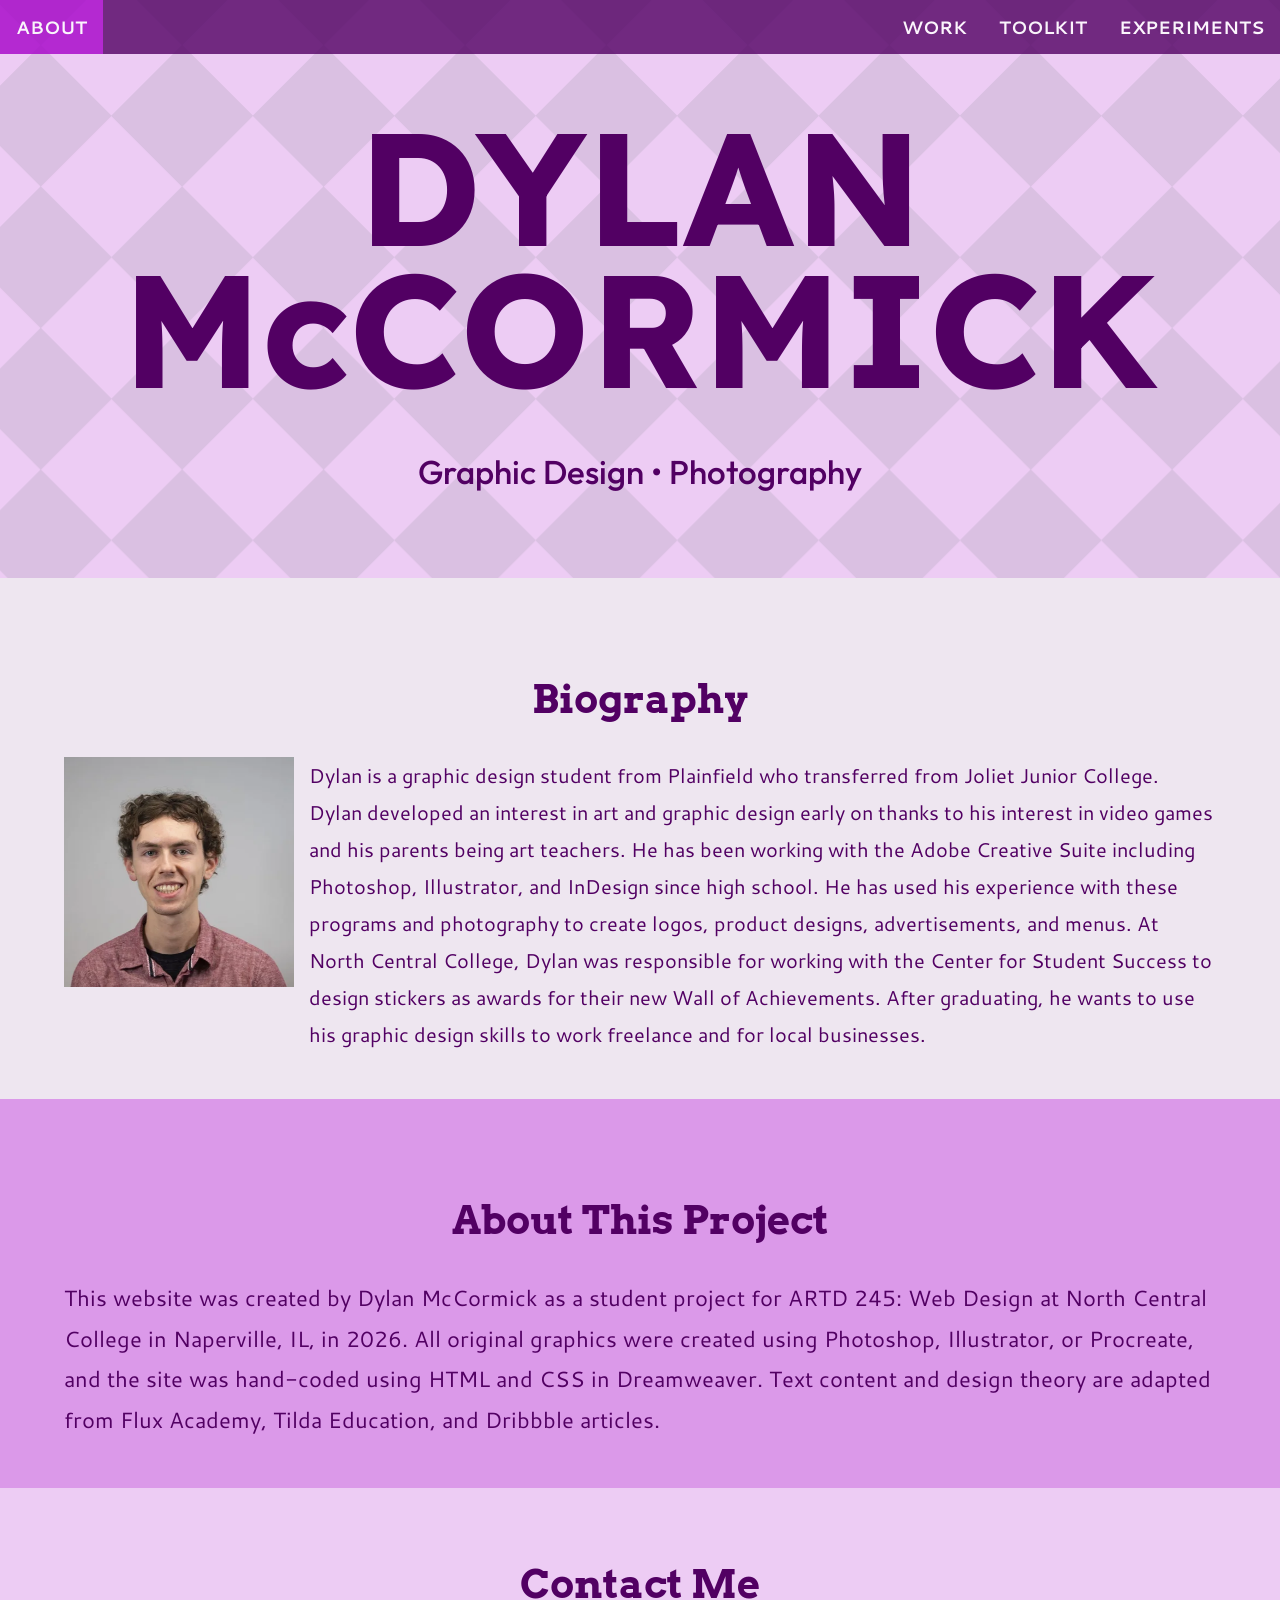
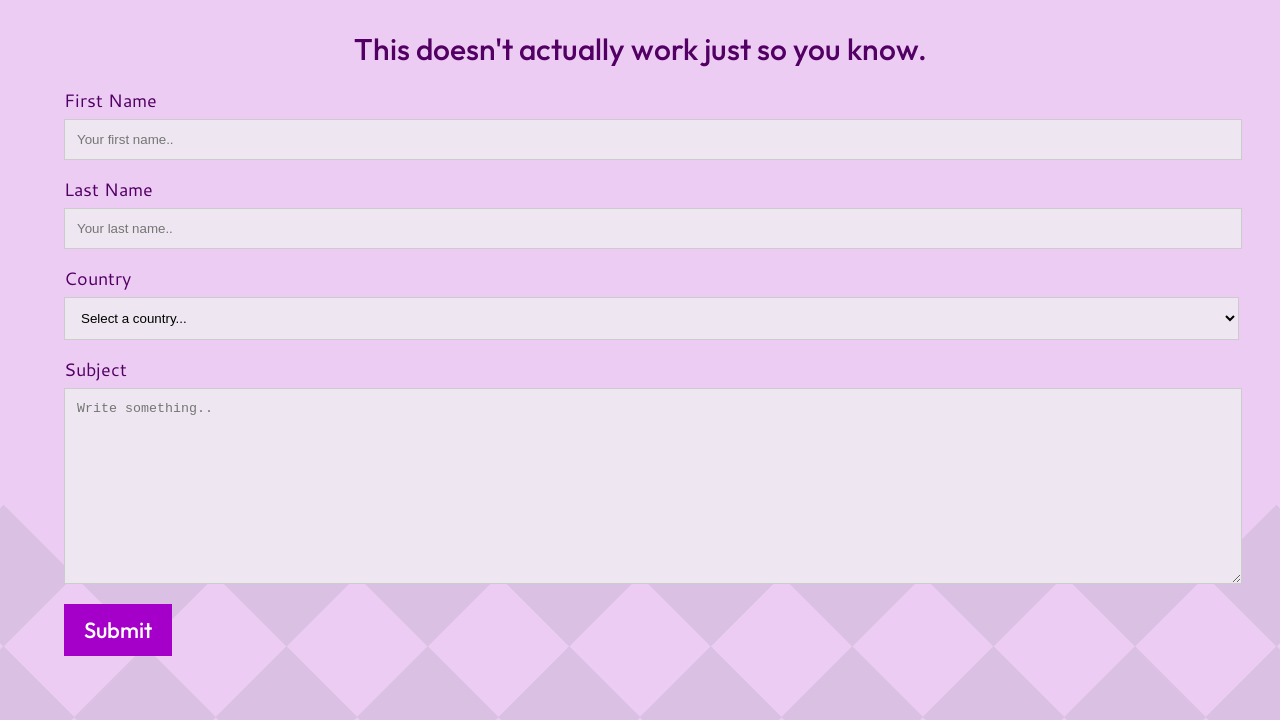
<file: index.html>
<!doctype html>
<html>
<head>
<meta charset="UTF-8">
<title>My Web Design Manifesto</title>
	
<link href="style.css" rel="stylesheet" type="text/css">
<link rel="preconnect" href="https://fonts.googleapis.com">
<link rel="preconnect" href="https://fonts.gstatic.com" crossorigin>
<link href="https://fonts.googleapis.com/css2?family=Arvo:ital,wght@0,400;0,700;1,400;1,700&family=Cantarell:ital,wght@0,400;0,700;1,400;1,700&family=Lexend:wght@100..900&family=Montserrat:ital,wght@0,100..900;1,100..900&family=Outfit:wght@100..900&family=Roboto:ital,wght@0,100..900;1,100..900&display=swap" rel="stylesheet">
</head>

<body>
	<ul class="topnav">
  <li><a class="active" href="index.html"><strong>ABOUT</strong></a></li>
  <li class="right"><a href="experiments.html"><strong>EXPERIMENTS</strong></a></li>
  <li class="right"><a href="toolkit.html"><strong>TOOLKIT</strong></a></li>
  <li class="right"><a href="work.html"><strong>WORK</strong></a></li>
</ul>
	
	<!--Hero Section-->
<section style="background-image: url('images/backgroundheader.png'); padding-bottom: 5%">
	<h1><span class="manifesto">DYLAN McCORMICK</span></h1>
		<h3 class="define">Graphic Design &#8226 Photography</h3>
</section>
	
<!--Biography Section-->
<section style="overflow: auto; background-color:#EEE6F0" id="bioSection">
<h2>Biography</h2>
  <article>
	<img class="imageleft" src="images/portrait.png" width="20%" alt=""/>
	<p class="bio">Dylan is a graphic design student from Plainfield who transferred from Joliet Junior College. Dylan developed an interest in art and graphic design early on thanks to his interest in video games and his parents being art teachers. He has been working with the Adobe Creative Suite including Photoshop, Illustrator, and InDesign since high school. He has used his experience with these programs and photography to create logos, product designs, advertisements, and menus. At North Central College, Dylan was responsible for working with the Center for Student Success to design stickers as awards for their new Wall of Achievements. After graduating, he wants to use his graphic design skills to work freelance and for local businesses.</p>
  </article>
</section>
	
<!--Project Disclosure-->
<section id="creditsSection" class="colorprinciplesBG">
	<h2>About This Project</h2>
	<p>This website was created by Dylan McCormick as a student project for ARTD 245: Web Design at North Central College in Naperville, IL, in 2026. All original graphics were created using Photoshop, Illustrator, or Procreate, and the site was hand-coded using HTML and CSS in Dreamweaver. Text content and design theory are adapted from Flux Academy, Tilda Education, and Dribbble articles.</p>
</section>

<!--Contact Section-->
<footer id="contactSection" style="overflow-y: inherit">
	<h2>Contact Me</h2>
	<h3 style="text-align: center">This doesn't actually work just so you know.</h3>
	<div>
      <form action="/action_page.php">
        <label for="fname">First Name</label>
        <input type="text" id="fname" name="firstname" placeholder="Your first name..">
        <label for="lname">Last Name</label>
        <input type="text" id="lname" name="lastname" placeholder="Your last name..">
        <label for="country">Country</label>
        <select id="country" name="country">
		  <option value="pickone">Select a country...</option>
          <option value="australia">Australia</option>
          <option value="canada">Canada</option>
		  <option value="china">China</option>
          <option value="usa">United States of America</option>
        </select>
        <label for="subject">Subject</label>
        <textarea id="subject" name="subject" placeholder="Write something.." style="height:170px"></textarea>
        <input type="submit" value="Submit">
      </form>
    </div>
</footer>
	
	
	
	
	
	
	
	
	
	
	
	
	
<!-- don't touch -->
</body>
</html>
</file>
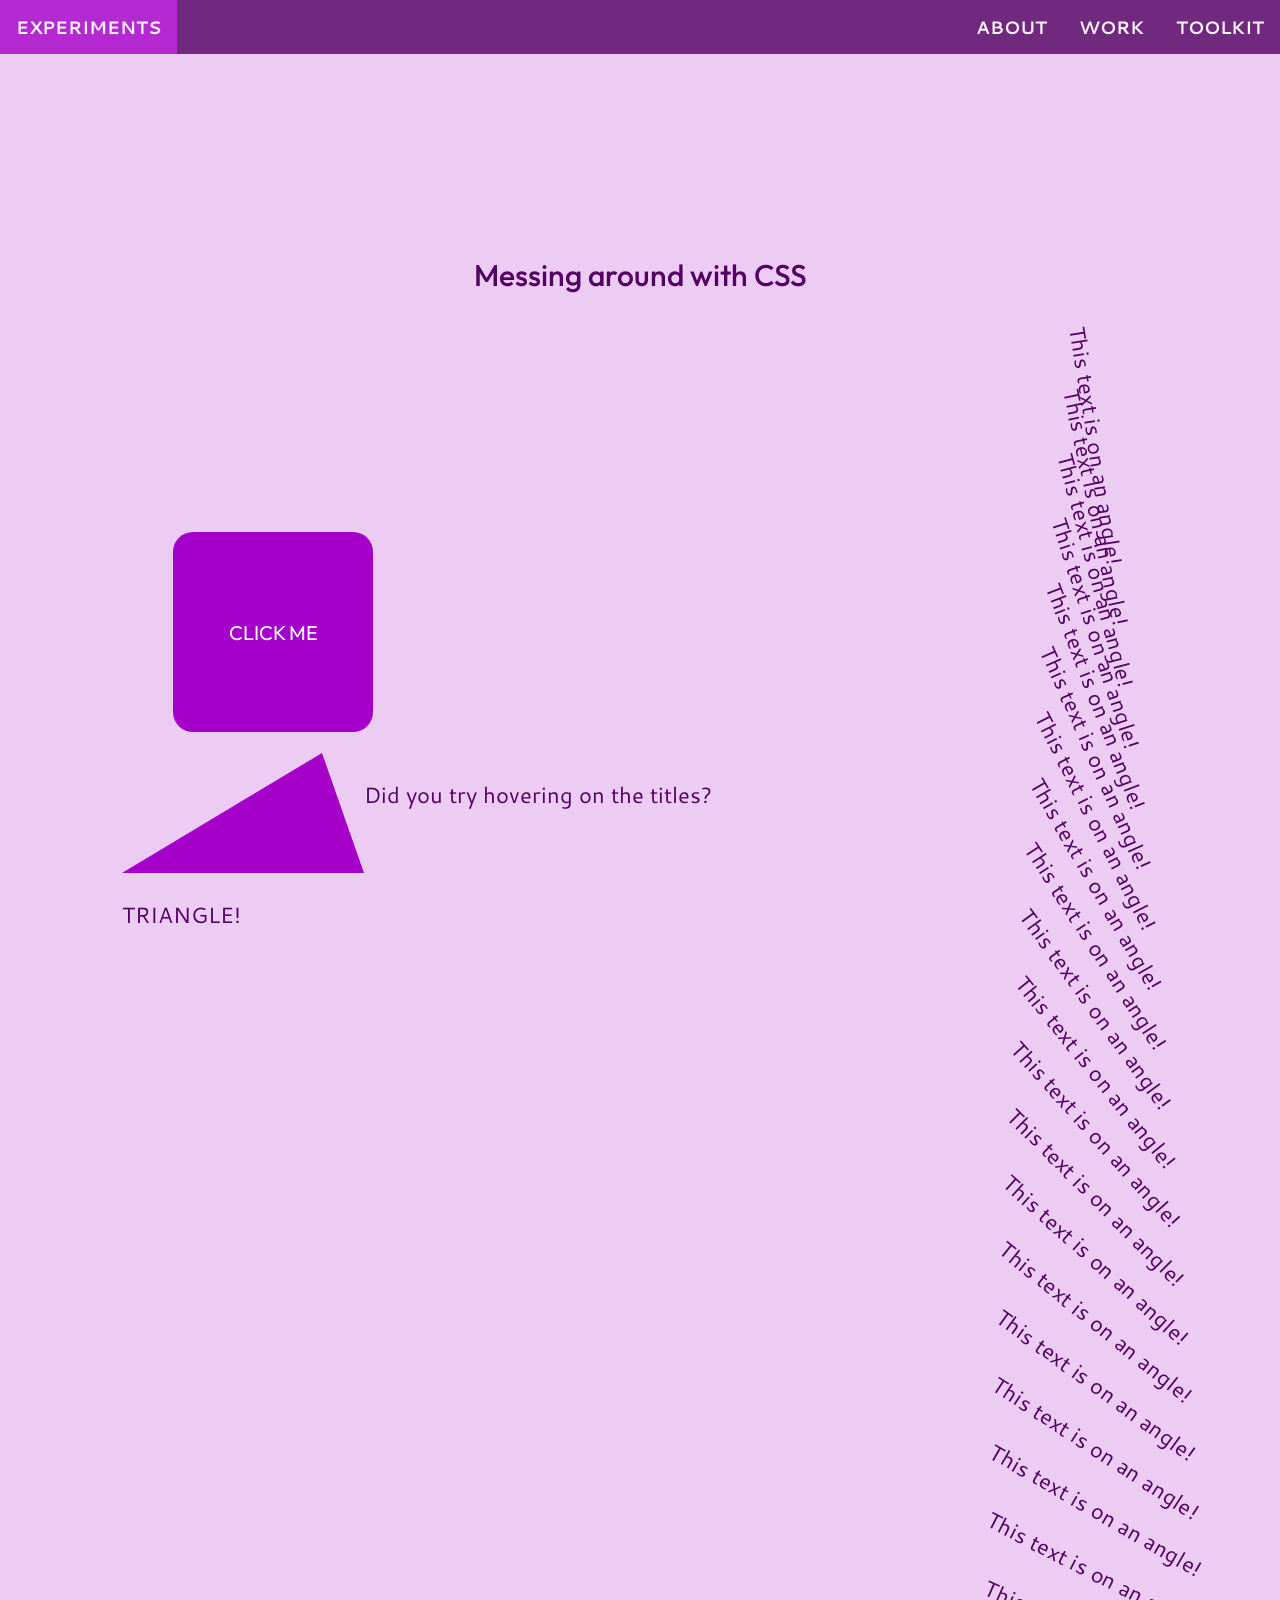
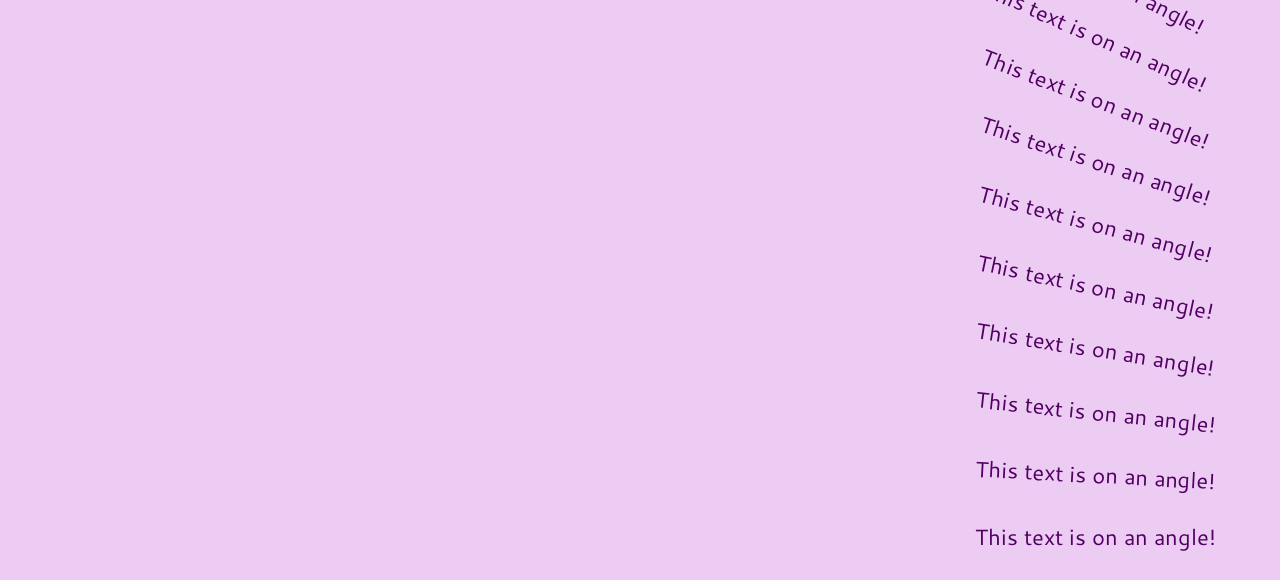
<file: experiments.html>
<!doctype html>
<html>
<head>
<meta charset="utf-8">
<title>Experiments</title>
<link href="style.css" rel="stylesheet" type="text/css">
<link rel="preconnect" href="https://fonts.googleapis.com">
<link rel="preconnect" href="https://fonts.gstatic.com" crossorigin>
<link href="https://fonts.googleapis.com/css2?family=Arvo:ital,wght@0,400;0,700;1,400;1,700&family=Cantarell:ital,wght@0,400;0,700;1,400;1,700&family=Lexend:wght@100..900&family=Montserrat:ital,wght@0,100..900;1,100..900&family=Outfit:wght@100..900&family=Roboto:ital,wght@0,100..900;1,100..900&display=swap" rel="stylesheet">
<style>
	#container {
      display: flex;
      flex-wrap: wrap;
      gap: 10px;
      margin-top: 20px;;
	  }
	
	.square {
      width: 100px;
      height: 100px;
      background-color: #A500C9;
	  border-radius: 20px;
      cursor: pointer;
      display: flex;
      align-items: center;
      justify-content: center;
	  	    font-family: "Outfit", sans-serif;
		font-optical-sizing: auto;
		font-weight: 400;
		font-style: normal;
		font-size: 20px;
		align-content:center;
      color: white;
      user-select: none;
    }

	.squaretoo {
      width: 75px;
      height: 75px;
      background-color: #A500C9;
	  border-radius: 20px;
      cursor: pointer;
      display: flex;
      align-items: center;
      justify-content: center;
	  	    font-family: "Outfit", sans-serif;
		font-optical-sizing: auto;
		font-weight: 400;
		font-style: normal;
		font-size: 20px;
		text-align: center;
      color: white;
      user-select: none;
    }
</style>
</head>

<body>
<!-- Navigation Bar -->
  <ul class="topnav">
	  <li><a class="active" href="experiments.html"><strong>EXPERIMENTS</strong></a></li>
	  <li class="right"><a href="toolkit.html"><strong>TOOLKIT</strong></a></li>
	  <li class="right"><a href="work.html"><strong>WORK</strong></a></li>
	  <li class="right"><a href="index.html"><strong>ABOUT</strong></a></li>
  </ul>
<section>
	<span class="glow"><h1 class="glow"><span>EXPERIMENTS</span></h1></span>
	<h3 class="spin" style="text-align: center"> Messing around with CSS</h3>
</section>
	
<section>
	<div class="twisty"><p style="transform: rotate(81deg)">This text is on an angle!</p><p style="transform: rotate(78deg)">This text is on an angle!</p><p style="transform: rotate(75deg)">This text is on an angle!</p><p style="transform: rotate(72deg)">This text is on an angle!</p><p style="transform: rotate(69deg)">This text is on an angle!</p><p style="transform: rotate(66deg)">This text is on an angle!</p><p style="transform: rotate(63deg)">This text is on an angle!</p><p style="transform: rotate(60deg)">This text is on an angle!</p><p style="transform: rotate(57deg)">This text is on an angle!</p><p style="transform: rotate(54deg)">This text is on an angle!</p><p style="transform: rotate(51deg)">This text is on an angle!</p><p style="transform: rotate(48deg)">This text is on an angle!</p><p style="transform: rotate(45deg)">This text is on an angle!</p><p style="transform: rotate(42deg)">This text is on an angle!</p><p style="transform: rotate(39deg)">This text is on an angle!</p><p style="transform: rotate(36deg)">This text is on an angle!</p><p style="transform: rotate(33deg)">This text is on an angle!</p><p style="transform: rotate(30deg)">This text is on an angle!</p><p style="transform: rotate(27deg)">This text is on an angle!</p><p style="transform: rotate(24deg)">This text is on an angle!</p><p style="transform: rotate(21deg)">This text is on an angle!</p><p style="transform: rotate(18deg)">This text is on an angle!</p><p style="transform: rotate(15deg)">This text is on an angle!</p><p style="transform: rotate(12deg)">This text is on an angle!</p><p style="transform: rotate(9deg)">This text is on an angle!</p><p style="transform: rotate(6deg)">This text is on an angle!</p><p style="transform: rotate(3deg)">This text is on an angle!</p><p style="transform: rotate(0deg)">This text is on an angle!</p></div>

<section>

<section>
  <div id="container">
    <div class="square">CLICK ME</div>
  </div>

  <script>
    const container = document.getElementById('container');

    function createSquare() {
      const newSquare = document.createElement('div');
      newSquare.classList.add('squaretoo');
      newSquare.textContent = 'AND ME';
	  newSquare.possibleSizes = [50, 80, 100, 120, 150, 200];
	items.forEach(item => {
		const randomIndex = Math.floor(Math.random() * possibleSizes.length);
      const randomSize = possibleSizes[randomIndex];

      item.style.width = `${randomSize}px`;
      item.style.height = `${randomSize}px`;
	});
      
      // Add click event to the newly created square
      newSquare.addEventListener('click', createSquare);
      
      container.appendChild(newSquare);
    }

    // Attach click listener to the initial square
    document.querySelector('.square').addEventListener('click', createSquare);
	  
	// Randomize square size, hopefully?
	const items = document.querySelectorAll('.square')
	const possibleSizes = [50, 80, 100, 120, 150, 200];
	items.forEach(item => {
		const randomIndex = Math.floor(Math.random() * possibleSizes.length);
      const randomSize = possibleSizes[randomIndex];

      item.style.width = `${randomSize}px`;
      item.style.height = `${randomSize}px`;
	});
  </script>
</section>	
	
<style>
  .triangle-up {
	width: 0;
	height: 0;
	border-left: 200px solid transparent;
	border-right: 42px solid transparent;
	border-bottom: 120px solid #a500c9;
	float: right;
}
</style>
  <div class= "multifloatleft">
	<div class="triangle-up"></div>
	<p style="text-align: center">TRIANGLE!</p>
  </div>
<p style="text-align: center">Did you try hovering on the titles?</p>
</section>
	
	
	
	
</body>
</html>
</file>
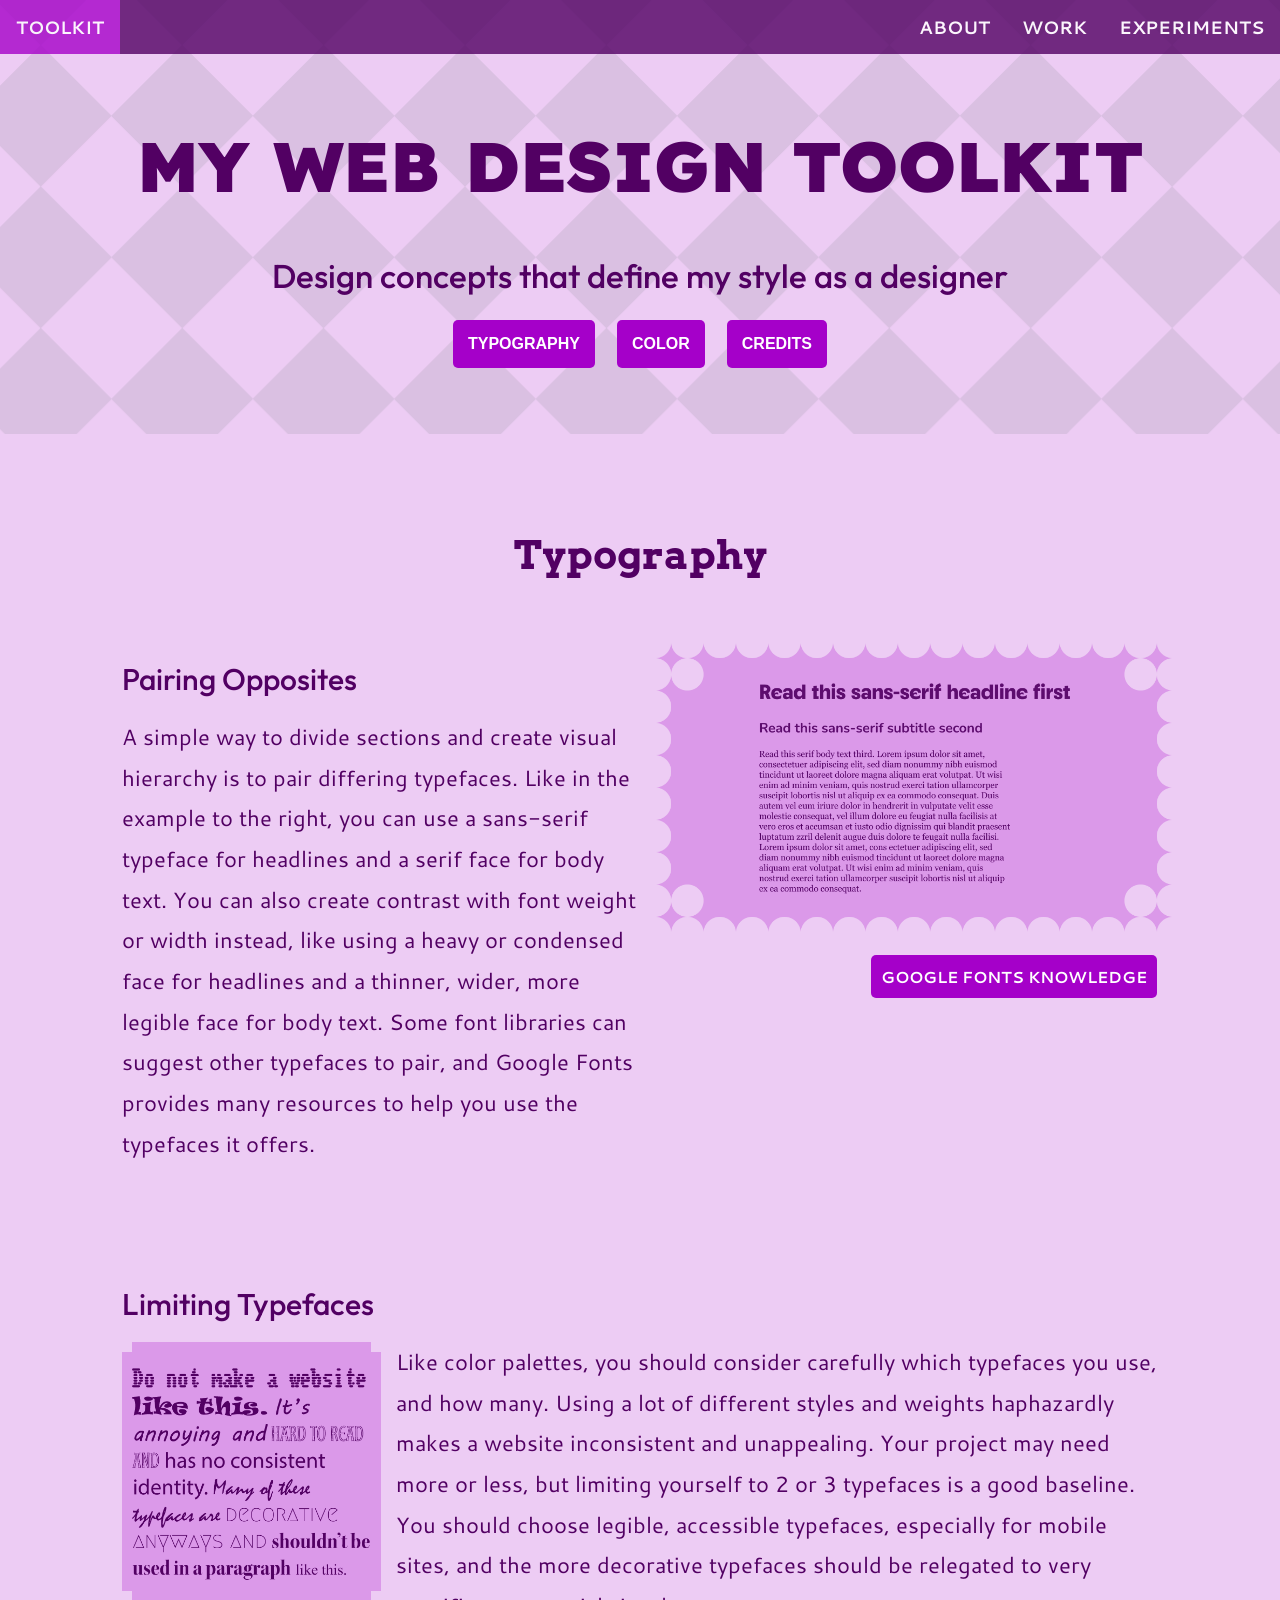
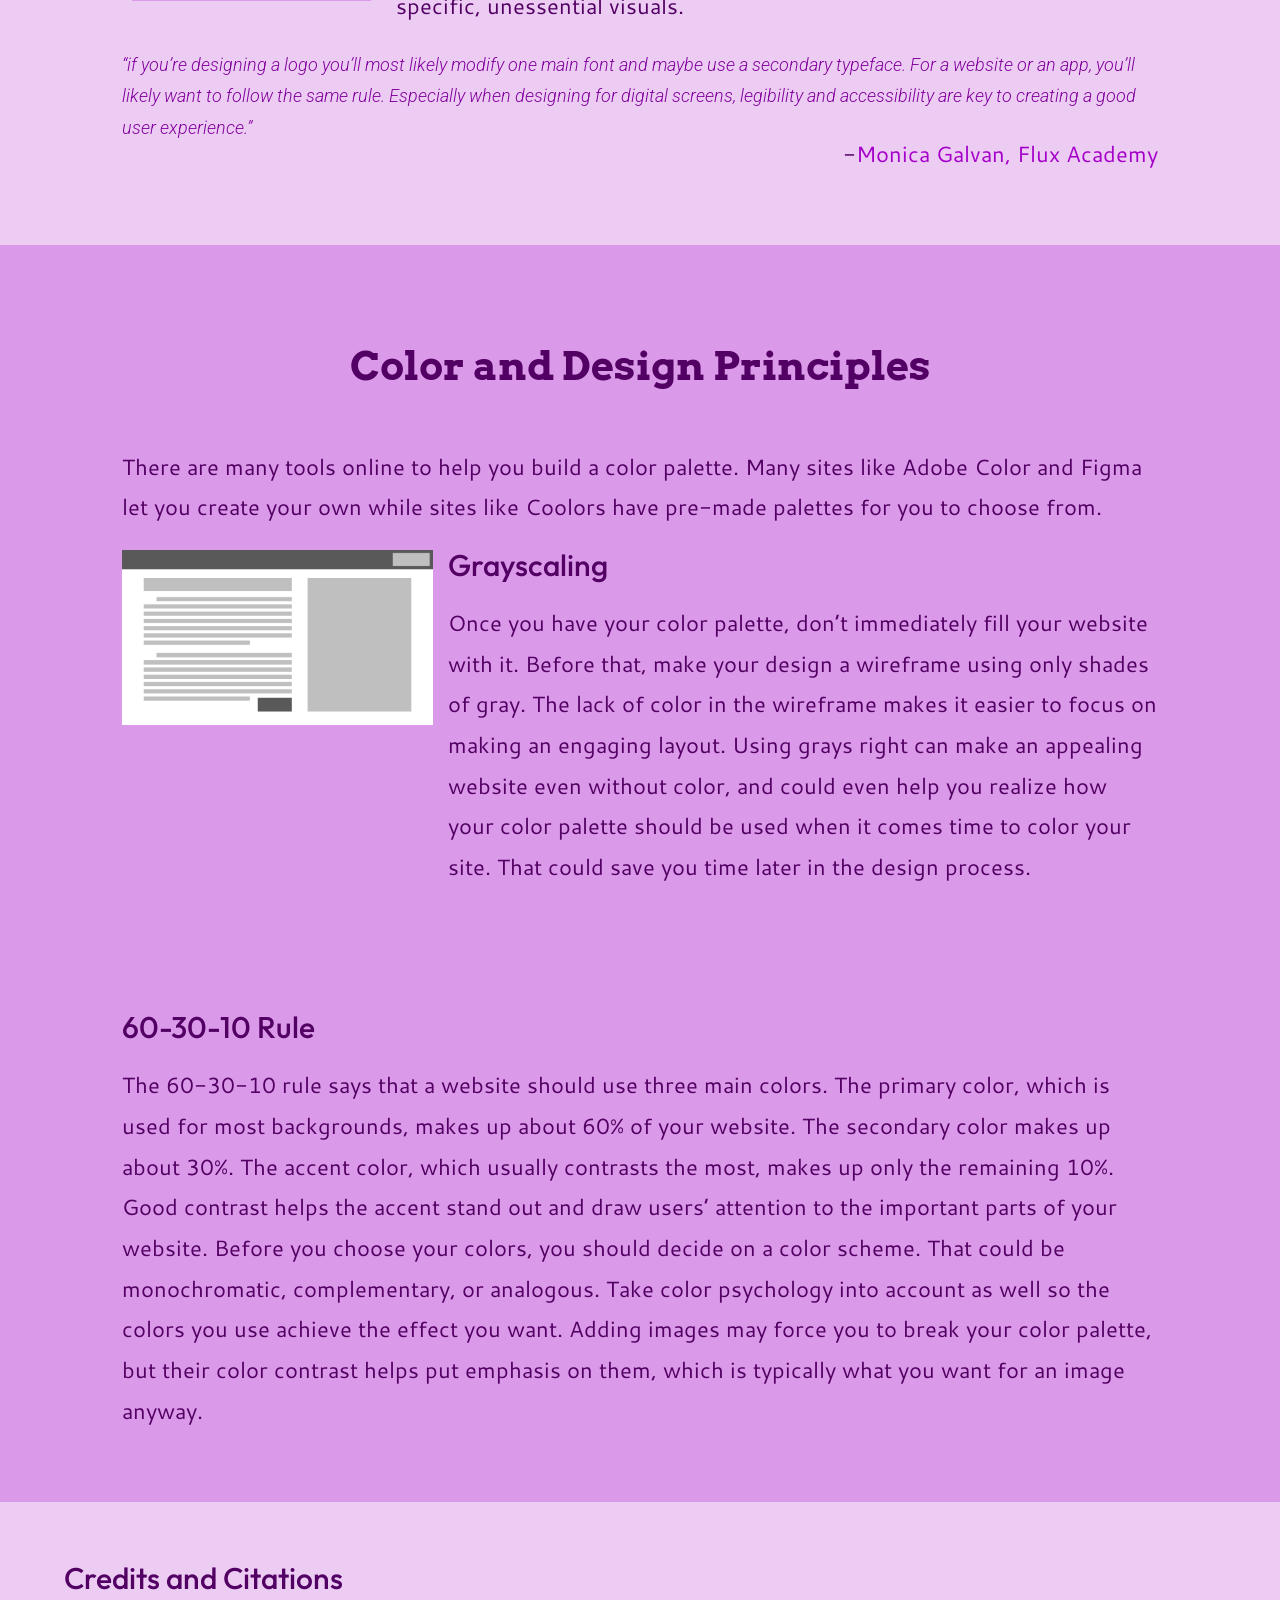
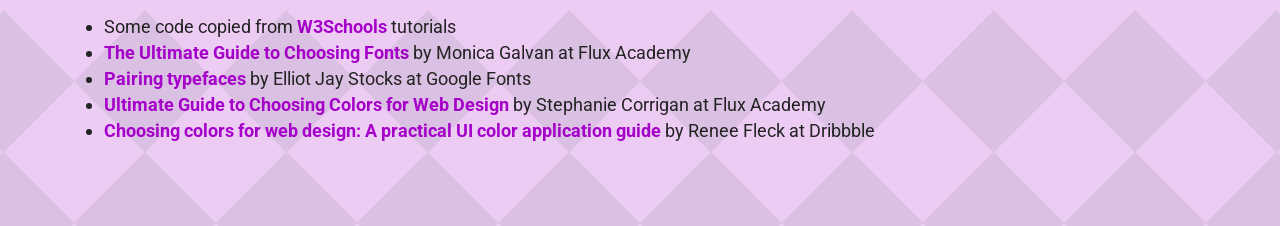
<file: toolkit.html>
<!doctype html>
<html>
<head>
<meta charset="utf-8">
<title>Toolkit</title>
<link href="style.css" rel="stylesheet" type="text/css">
<link rel="preconnect" href="https://fonts.googleapis.com">
<link rel="preconnect" href="https://fonts.gstatic.com" crossorigin>
<link href="https://fonts.googleapis.com/css2?family=Arvo:ital,wght@0,400;0,700;1,400;1,700&family=Cantarell:ital,wght@0,400;0,700;1,400;1,700&family=Lexend:wght@100..900&family=Montserrat:ital,wght@0,100..900;1,100..900&family=Outfit:wght@100..900&family=Roboto:ital,wght@0,100..900;1,100..900&display=swap" rel="stylesheet">
</head>

<body>
<!-- Navigation Bar -->
  <ul class="topnav">
	  <li><a class="active" href="toolkit.html"><strong>TOOLKIT</strong></a></li>
	  <li class="right"><a href="experiments.html"><strong>EXPERIMENTS</strong></a></li>
	  <li class="right"><a href="work.html"><strong>WORK</strong></a></li>
	  <li class="right"><a href="index.html"><strong>ABOUT</strong></a></li>
</ul>	
	
<!--Hero Section-->
<section style="background-image: url('images/backgroundheader.png'); padding-bottom: 5%">
	<h1>MY WEB DESIGN TOOLKIT</h1>
		<h3 class="define">Design concepts that define my style as a designer</h3>
	<div class="buttonsline"> <!--Line of buttons that scroll down to the sections-->
	<a href="#typeSection">
				<button class="upperbutton"><strong>TYPOGRAPHY</strong></button></a>
	<a href="#colorSection">
				<button class="upperbutton"><strong>COLOR</strong></button></a>
	<a href="#creditsSection">
				<button class="upperbutton"><strong>CREDITS</strong></button></a>
	</div>
</section>
	
<!--Typography Section-->
	<section id="typeSection">
		<h2>Typography</h2>
		<section class="subsection" style="margin-top: -2.5%; margin-bottom: 5%">
		<!--Container with graphic and button link--><div class="multifloatright"><img class="imageright" src="images/pairopposites.png" alt="Graphic demonstrating how to create visual hierarchy with differing types and weights of typefaces" width="100%"/>
		<a href="https://fonts.google.com/knowledge" target="_blank"><button class="button" style="float:right">GOOGLE FONTS KNOWLEDGE</button></a>
		</div>
			<h3>Pairing Opposites</h3>
			<p>A simple way to divide sections and create visual hierarchy is to pair differing typefaces. Like in the example to the right, you can use a sans-serif typeface for headlines and a serif face for body text. You can also create contrast with font weight or width instead, like using a heavy or condensed face for headlines and a thinner, wider, more legible face for body text. Some font libraries can suggest other typefaces to pair, and Google Fonts provides many resources to help you use the typefaces it offers.</p>
		</section>
		
		<section class="subsection" style="margin-top: -5%">
		<h3>Limiting Typefaces</h3><img class="imageleft" src="images/limittypefaces.png" width="25%" height="" alt="A paragraph written in many different typeface styles to demonstrate the need for consistency."/>
		<p>Like color palettes, you should consider carefully which typefaces you use, and how many. Using a lot of different styles and weights haphazardly makes a website inconsistent and unappealing. Your project may need more or less, but limiting yourself to 2 or 3 typefaces is a good baseline. You should choose legible, accessible typefaces, especially for mobile sites, and the more decorative typefaces should be relegated to very specific, unessential visuals.</p>
		<q>if you’re designing a logo you’ll most likely modify one main font and maybe use a secondary typeface. For a website or an app, you’ll likely want to follow the same rule. Especially when designing for digital screens, legibility and accessibility are key to creating a good user experience.</q><p style="float: right">-<a href="https://www.flux-academy.com/blog/the-ultimate-guide-to-choosing-fonts" target="_blank">Monica Galvan, Flux Academy</a></p>
		</section>
	</section>
	
	
<!--Color and Design Principles Section-->
<section id="colorSection" class="colorprinciplesBG">
	<h2>Color and Design Principles</h2>
		
	<section class="subsection" style="margin-top: -5%">
		<p>There are many tools online to help you build a color palette. Many sites like Adobe Color and Figma let you create your own while sites like Coolors have pre-made palettes for you to choose from.</p>
		<img class="imageleft" src="images/grayscale.png" width="30%" alt="A layout in grayscale.">
		<h3>Grayscaling</h3>
		<p>Once you have your color palette, don’t immediately fill your website with it. Before that, make your design a wireframe using only shades of gray. The lack of color in the wireframe makes it easier to focus on making an engaging layout. Using grays right can make an appealing website even without color, and could even help you realize how your color palette should be used when it comes time to color your site. That could save you time later in the design process.</p>
	</section>
	<section class="subsection" style="margin-top:">
		<h3>60-30-10 Rule</h3>
		<p>The 60-30-10 rule says that a website should use three main colors. The primary color, which is used for most backgrounds, makes up about 60% of your website. The secondary color makes up about 30%. The accent color, which usually contrasts the most, makes up only the remaining 10%. Good contrast helps the accent stand out and draw users’ attention to the important parts of your website. Before you choose your colors, you should decide on a color scheme. That could be monochromatic, complementary, or analogous. Take color psychology into account as well so the colors you use achieve the effect you want. Adding images may force you to break your color palette, but their color contrast helps put emphasis on them, which is typically what you want for an image anyway.</p>
	</section>
</section>
	
<!--Credits section. Reference articles here-->
	<footer id="creditsSection">
		<h3>Credits and Citations</h3>
		<ul>
			<li class="citations">Some code copied from <a href="https://www.w3schools.com/" target="_blank"><strong>W3Schools</strong></a> tutorials</li>
			<li class="citations"><a href="https://www.flux-academy.com/blog/the-ultimate-guide-to-choosing-fonts" target="_blank"><strong>The Ultimate Guide to Choosing Fonts</strong></a> by Monica Galvan at Flux Academy</li>
			<li class="citations"><a href="https://fonts.google.com/knowledge/choosing_type/pairing_typefaces" target="_blank"><strong>Pairing typefaces</strong></a> by Elliot Jay Stocks at Google Fonts</li>
			<li class="citations"><a href="https://www.flux-academy.com/blog/ultimate-guide-to-choosing-colors-for-web-design" target="_blank"><strong>Ultimate Guide to Choosing Colors for Web Design</strong></a> by Stephanie Corrigan at Flux Academy</li>
			<li class="citations"><a href="https://dribbble.com/stories/2018/12/19/choosing-colors-for-web-design-a-practical-ui-color-application-guide" target="_blank"><strong>Choosing colors for web design: A practical UI color application guide</strong></a> by Renee Fleck at Dribbble</li>
		</ul>
	</footer>
	
	
	
	
	
</body>
</html>
</file>
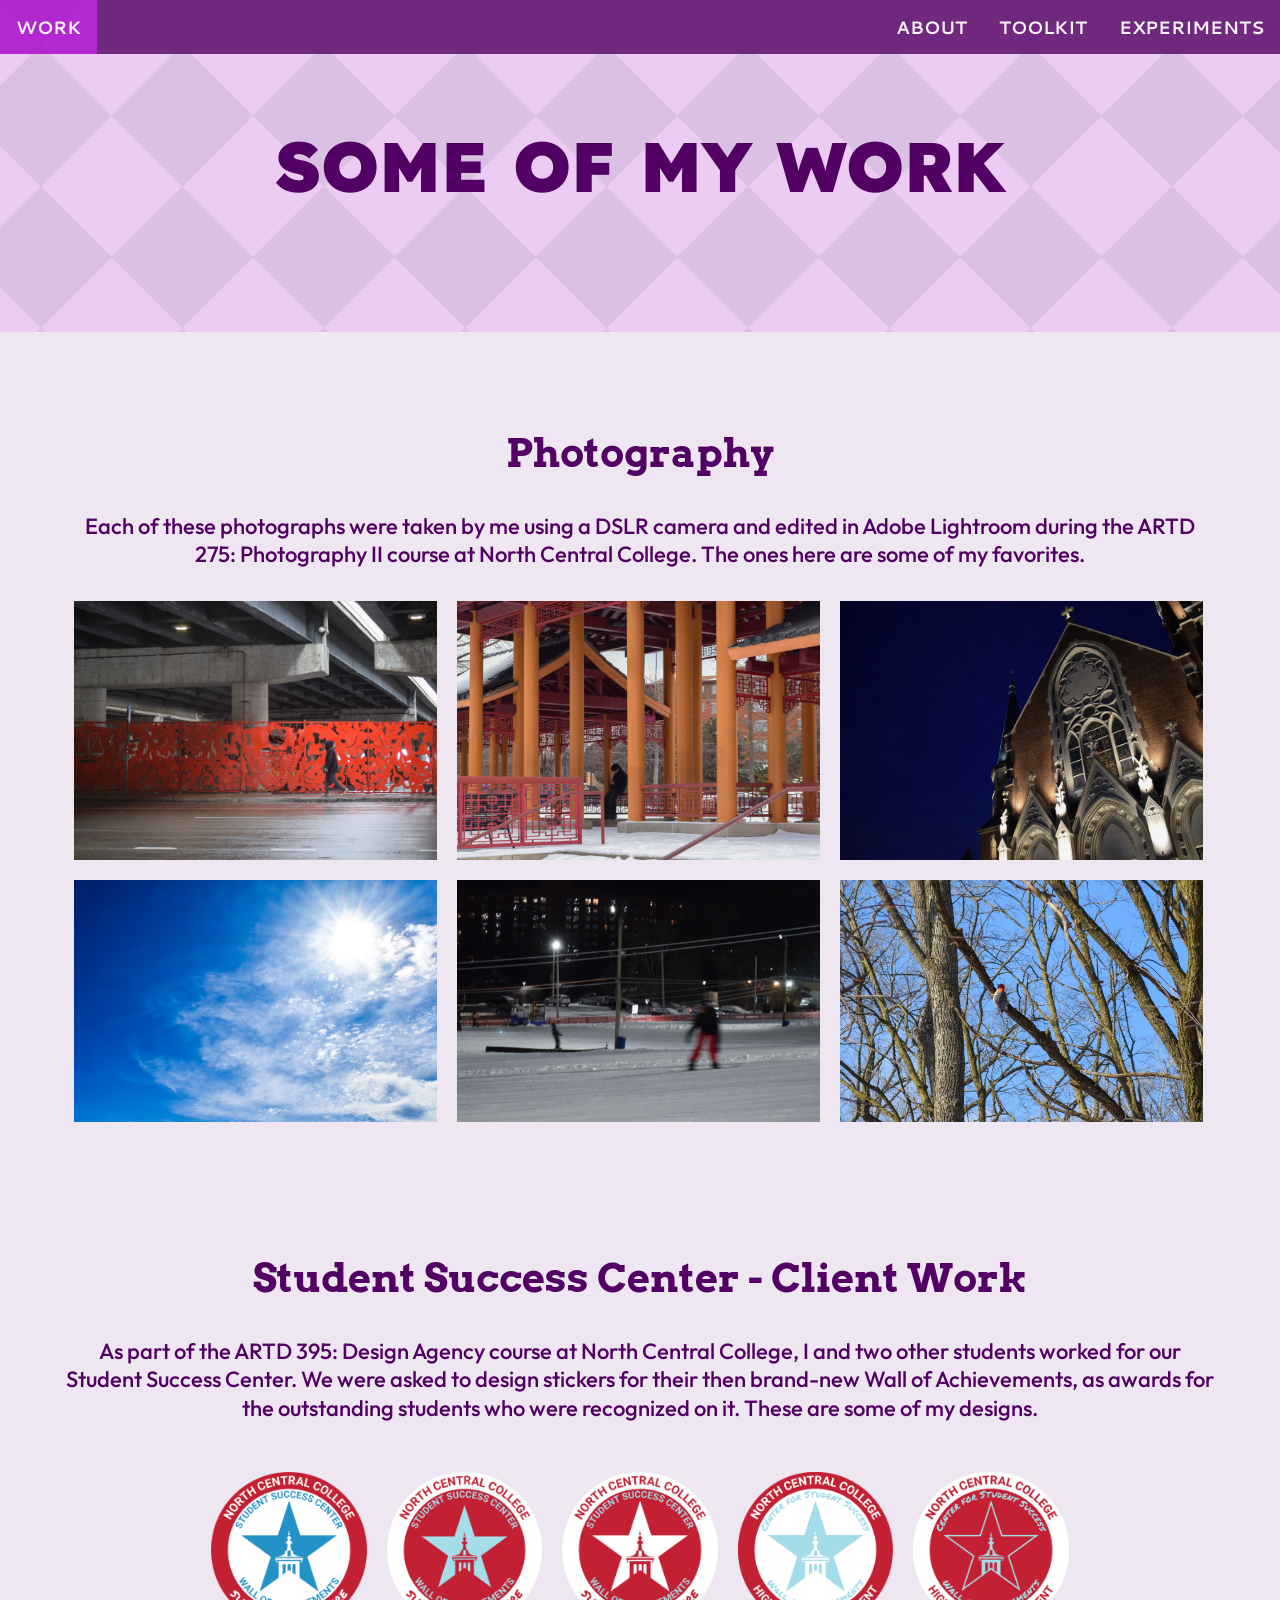
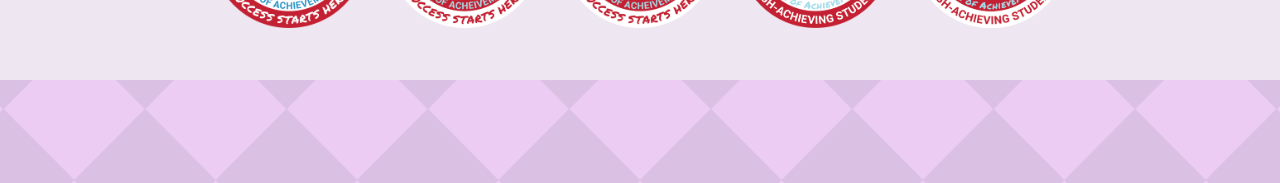
<file: work.html>
<!doctype html>
<html>
<head>
<meta charset="utf-8">
<title>Work</title>
<link href="style.css" rel="stylesheet" type="text/css">
<link rel="preconnect" href="https://fonts.googleapis.com">
<link rel="preconnect" href="https://fonts.gstatic.com" crossorigin>
<link href="https://fonts.googleapis.com/css2?family=Arvo:ital,wght@0,400;0,700;1,400;1,700&family=Cantarell:ital,wght@0,400;0,700;1,400;1,700&family=Lexend:wght@100..900&family=Montserrat:ital,wght@0,100..900;1,100..900&family=Outfit:wght@100..900&family=Roboto:ital,wght@0,100..900;1,100..900&display=swap" rel="stylesheet">
	
<style>
.gallery {
  display: flex;
  flex-wrap: wrap;
  justify-content: flex-start;
  padding:;
}

.gallery-item {
  position: relative;
  width: calc(33% - 17px);
  height: auto;
  margin: 10px;
  cursor: pointer;
  transition: transform 0.5s ease;
}

.gallery-item:hover {
  transform: scale(1.1);
}

/* Modal background */
.modal {
  display: none;
  position: fixed;
  z-index: 1000;
  left: 0;
  top: 0;
  width: 100%;
  height: 100%;
  background-color: rgba(0, 0, 0, 0.8);
  align-items: center;
  justify-content: center;
  transition: opacity 0.5s ease;
}

/* Modal image */
.modal-content {
  position: relative;
  width: 60%;
  height: auto;
  max-width: 80%;
  max-height: 80%;
  border-radius: 5px;
  overflow: hidden;
  animation: zoomIn 0.5s;
}

@keyframes zoomIn {
  from {transform: scale(0.6);}
  to {transform: scale(1);}
}

.modal.show {
  display: flex;
  opacity: 1;
}

/* Close button */
.close {
  position: absolute;
  top: 10px;
  right: 15px;
  color: #ffffff;
  font-size: 35px;
  font-weight: bold;
  cursor: pointer;
  transition: transform 0.3s;
}

/* Caption of modal image */
.caption {
  position: absolute;
  bottom: 15px;
  width: 100%;
  text-align: center;
  color: #ffffff;
  font-size: 24px;
}

@media screen and (max-width: 768px) {
  .gallery-item {
     width: calc(50% - 20px);
  }
}

@media screen and (max-width: 480px) {
  .gallery-item  {
    width: calc(100% - 20px);
  }
}
</style>
</head>

<body>
<!-- Navigation Bar -->
  <ul class="topnav">
	<li class="active"><a class="active" href="work.html"><strong>WORK</strong></a></li>
	<li class="right"><a href="experiments.html"><strong>EXPERIMENTS</strong></a></li>
	<li class="right"><a href="toolkit.html"><strong>TOOLKIT</strong></a></li>
	<li class="right"><a href="index.html"><strong>ABOUT</strong></a></li>
  </ul>
<section style="background-image: url('images/backgroundheader.png'); padding-bottom: 5%">
	<h1>SOME OF MY WORK</h1>
</section>

<section style="background-color: #EEE6F0">
<h2>Photography</h2>
<h3 class="work" style="text-align: center">Each of these photographs were taken by me using a DSLR camera and edited in Adobe Lightroom during the ARTD 275: Photography II course at North Central College. The ones here are some of my favorites.</h3>
<!-- Modal gallery of photography -->
<div class="gallery" style="">
  <img src="images/DSC_0301.jpg" alt="Overpass in Bronzeville, Chicago, IL" class="gallery-item" onclick="openModal('modal1', 'Overpass in Bronzeville, Chicago, IL')" width="600" height="400">
  <img src="images/DSC_0382.jpg" alt="Ping Tom Memorial Park in Chinatown, Chicago, IL" class="gallery-item" onclick="openModal('modal2', 'Ping Tom Memorial Park in Chinatown, Chicago, IL')" width="600" height="400">
  <img src="images/DSC_0028.jpg" alt="Church in Naperville, IL" class="gallery-item" onclick="openModal('modal3', 'Church in Naperville, IL')" width="600" height="400">
  <img src="images/Choice-1.jpg" alt="Sky on a sunny day" class="gallery-item" onclick="openModal('modal4', 'Sky on a sunny day')" width="600" height="400">
  <img src="images/DSC_0110.jpg" alt="Ski hill in Lisle, IL" class="gallery-item" onclick="openModal('modal5', 'Ski hill in Lisle, IL')" width="600" height="400">
  <img src="images/DSC_0060.jpg" alt="Woodpecker among trees" class="gallery-item" onclick="openModal('modal6', 'Woodpecker among trees')" width="600" height="400">
</div>
<!-- Modal images -->
<div id="modal1" class="modal">
  <span class="close" onclick="closeModal('modal1')">&times;</span>
  <img src="images/DSC_0301.jpg" alt="Overpass in Bronzeville, Chicago, IL" class="modal-content" width="600" height="400">
  <div class="caption"></div>
</div>
<div id="modal2" class="modal">
	<span class="close" onclick="closeModal('modal2')">&times;</span>
	<img src="images/DSC_0382.jpg" alt="Ping Tom Memorial Park in Chinatown, Chicago, IL" class="modal-content" width="60%" height="60%">
	<div class="caption"></div>
</div>
<div id="modal3" class="modal">
	<span class="close" onclick="closeModal('modal3')">&times;</span>
	<img src="images/DSC_0028.jpg" alt="Church in Naperville, IL" class="modal-content" width="60%" height="60%">
	<div class="caption"></div>
</div>
<div id="modal4" class="modal">
	<span class="close" onclick="closeModal('modal4')">&times;</span>
	<img src="images/Choice-1.jpg" alt="Sky on a sunny day" class="modal-content" width="60%" height="60%">
	<div class="caption"></div>
</div>
<div id="modal5" class="modal">
	<span class="close" onclick="closeModal('modal5')">&times;</span>
	<img src="images/DSC_0110.jpg" alt="Cki hill in Lisle, IL" class="modal-content" width="60%" height="60%">
	<div class="caption"></div>
</div>
<div id="modal6" class="modal">
	<span class="close" onclick="closeModal('modal6')">&times;</span>
	<img src="images/DSC_0060.jpg" alt="Woodpecker among trees" class="modal-content" width="60%" height="60%">
	<div class="caption"></div>
</div>

<!-- JavaScript for the modal -->
<script>
function openModal(modalId, caption) {
  let modal = document.getElementById(modalId);
  modal.style.display = "flex";
  modal.classList.add("show");
  let message = modal.querySelector(".caption");
  message.innerText = caption;
}

function closeModal(modalId) {
  let modal = document.getElementById(modalId);
  modal.classList.remove("show");
  setTimeout(function () {
    modal.style.display = "none";
    modal.querySelector(".caption").innerText = "";
  }, 300);
}
</script>
</section>
	
<section style="background-color: #EEE6F0">
<h2>Student Success Center - Client Work</h2>

<h3 class="work" style="text-align: center">As part of the ARTD 395: Design Agency course at North Central College, I and two other students worked for our Student Success Center. We were asked to design stickers for their then brand-new Wall of Achievements, as awards for the outstanding students who were recognized on it. These are some of my designs.</h3>

<section class="flexContainer">
  <div><img src="images/sticker1.png" width="100%" alt=""/></div>
  <div><img src="images/sticker2.png" width="100%" alt=""/></div>
  <div><img src="images/sticker3.png" width="100%" alt=""/></div>
  <div><img src="images/stickerWoA1.png" width="100%" alt=""/></div>
  <div><img src="images/stickerWoA2.png" width="100%" alt=""></div>
</section>
</section>
	
<footer>
	</footer>

	
	
	
<!-- DONT TOUCH THIS -->
</body>
</html>
</file>
<file: style.css>
@charset "UTF-8";

html {
	scroll-behavior: smooth;
}

body {
	 font-family: "Open Sans", sans-serif;
  font-optical-sizing: auto;
  font-style: normal;
  font-variation-settings:
    "wdth" 100;
	color: #232323;
	background-color: #EDCCF4;
  margin: 0;
  overflow: auto;
}

section {
	padding-left: 5%;
	padding-right: 5%;
	padding-top: 5%;
	padding-bottom: 2%;
	height: auto;
}

.subsection {
	overflow-y: auto
}

/* Section with flexbox */
.flexContainer {
	display: flex;
	  flex-direction: row;
	  flex-wrap: wrap;
	  justify-content: center;
	margin-top: -30px;
	background-color: #EEE6F0;
	text-align: left;
}

.flexContainer div {
	width: 15%;
	padding: 0 10px;
}

/* Columns for the contact form */
.contactcolumnLeft {
	float: left;
	width: 28%;
	padding-right: 10px
}

.contactcolumnRight {
	float: right;
	width: 70%;
	padding-left: 10px;
}

/* Style for Contact Section inputs */
input[type=text], select, textarea {
  width: 100%;
  padding: 12px;
  border: 1px solid #ccc;
  margin-top: 6px;
  margin-bottom: 16px;
  resize: vertical;
  background-color: #EEE6F0;
}

input[type=submit] {
  background-color: #a500c9;
  color: white;
  padding: 12px 20px;
  border: none;
  cursor: pointer;
	font-family: "Outfit", sans-serif;
  font-optical-sizing: auto;
  font-weight: 500;
  font-style: normal;
  font-size: 22px;
}

input[type=submit]:hover {
  background-color: #520063;
}

/* Style the container/contact section */
.container {
  border-radius: 5px;
  background-color: #f2f2f2;
  padding: 10px;
}

label{
	font-family: "Cantarell", sans-serif;
  font-weight: 400;
  font-style: normal;
  font-size: 18px;
  color: #520063;
  display: flex;
  flex-direction: row;
}

/* Background color for Color and Design Principles */
.colorprinciplesBG {
	background-color: #DB99E9;
	overflow: no;
	
}

.multifloatright {
	float: right;
	display: flex;
	flex-direction: column;
	align-items: right;
	gap: 10px;
	max-width: 50%;
	max-height: inherit;
	padding-bottom: ;
}

.multifloatleft {
	float: left;
	display: flex;
	flex-direction: column;
	align-items: left;
}

header {
	background-image: url("images/backgroundheader.png");
}

footer {
	padding-left: 5%;
	padding-right: 5%;
	padding-top: 3%;
	padding-bottom: 5%;
	background-image: url("images/backgroundfooter_real.png");
	background-position: bottom;
	background-repeat: no-repeat
}

/* Anchor styles */
a {
	color: #a500c9;
	text-decoration: none;
}

a:hover {
	color: #520063;
}

/* Button styles */
.upperbutton {
  background-color: #A500C9;
  border: none;
  color: white;
  padding: 15px;
  text-align: center;
  text-decoration: none;
  display: inline-block;
  font-size: 16px;
  margin: 2px 1px;
  cursor: pointer;
  border-radius: 5px;
}

.upperbutton:hover {
	background-color: #DB99E9;
	 border: none;
  color: #520063;
  padding: 15px;
  text-align: center;
  text-decoration: none;
  display: inline-block;
  font-size: 16px;
  margin: 2px 1px;
  cursor: pointer;
  border-radius: 5px;
}

.buttonsline{
	display: flex;
	justify-content: center;
	gap: 20px
}

.button {
  background-color: #A500C9;
  border: none;
  font-family: "Cantarell", sans-serif;
	font-weight: 700;
	color: white;
  padding: 10px;
  text-align: center;
  text-decoration: none;
  display: inline-block;
  font-size: 16px;
  margin: 2px 1px;
  cursor: pointer;
  border-radius: 5px;
}

.button:hover {
	background-color: #DB99E9;
	 border: none;
  color: #520063;
  padding: 10px;
  text-align: center;
  text-decoration: none;
  display: inline-block;
  font-size: 16px;
  margin: 2px 1px;
  cursor: pointer;
  border-radius: 5px;
}

/* Image styles */
.imagecenter {
	display: flex;
	justify-content: center;
}

.imageleft {
	float: left;
	padding-right: 15px;
	padding-bottom: 10px;
}

.imageright {
	float: right;
	padding-left: 15px;
	padding-bottom: 10px;
	
}

/* Modal Background Overlay */
.modal {
  display: none; /* Hidden by default */
  position: fixed;
  z-index: 1000;
  left: 0;
  top: 0;
  width: 100%;
  height: 100%;
  background-color: rgba(0, 0, 0, 0.9); /* Black background with opacity */
  align-items: center;
  justify-content: center;
  flex-direction: column;
}

/* Modal Image */
.modal-content {
  max-width: 80%;
  max-height: 80%;
  border-radius: 4px;
}

/* Caption Text */
#modalCaption {
  margin-top: 15px;
  color: #fff;
  font-family: sans-serif;
}

/* Close Button */
.close-btn {
  position: absolute;
  top: 20px;
  right: 35px;
  color: #fff;
  font-size: 40px;
  font-weight: bold;
  cursor: pointer;
}

/* Text styles */
h1 {
  font-family: "Lexend", sans-serif;
  font-optical-sizing: auto;
  font-weight: 900;
  font-style: normal;
  font-size: 70px;
  text-align: center;
  padding-right: 30px;
  padding-left: 30px;
  color:#520063;
}

.manifesto {
	font-size: 160px;
	font-weight: 700;
	line-height: .8;
}

.define {
	text-align: center;
	font-size: 33px;
}

h2 {
	font-family: "Arvo", serif;
  font-weight: 700;
  font-style: normal;
  font-size: 40px;
  color: #520063;
  text-align: center;
  line-height: ;
}

h3 {
	font-family: "Outfit", sans-serif;
  font-optical-sizing: auto;
  font-weight: 500;
  font-style: normal;
  font-size: 30px;
  line-height: 0.5;
  color: #520063;
}

.work {
	font-family: "Outfit", sans-serif;
  font-optical-sizing: auto;
  font-weight: 500;
  font-style: normal;
  font-size: 22px;
  line-height: 1.3;
  color: #520063;
}

p {
	font-family: "Cantarell", sans-serif;
  font-weight: 400;
  font-style: normal;
  font-size: 22px;
  line-height: 1.85;
  color: #520063;
  display: flex;
  flex-direction: row;
}

.bio {
	font-size: 20px;
}

q{
	font-family: "Roboto", sans-serif;
  font-optical-sizing: auto;
  font-weight: 300;
  font-style: italic;
  font-variation-settings:
    "wdth" 100;
  font-size: 18px;
  line-height: 1.75;
  text-align: right;
  color: #80009c;
}

cite {
  display: flex;
  flex-direction: row;
  font-family: "Roboto", sans-serif;
  font-optical-sizing: auto;
  font-weight: 300;
  font-style: italic;
  font-variation-settings:
    "wdth" 100;
  font-size: 14px;
  color: #520063;
}

li {
	font-family: "Roboto", sans-serif;
  font-optical-sizing: auto;
  font-weight: 400;
  font-style: normal;
  font-variation-settings:
    "wdth" 100;
  font-size: 18px;
}

.citations {
  padding-bottom: 5px
}

/* Top navbar code */
ul.topnav {
	position: fixed;
	width: 100%;
	top: 0;
	z-index: 1000;
  list-style-type: none;
  margin: 0;
  padding: 0;
  overflow: hidden;
  background-color: #520063;
	opacity: 80%
}

ul.topnav li {float: left;}

ul.topnav li a {
  display: block;
  font-family: "Cantarell", sans-serif;
	font-weight: 400;
  color: white;
  text-align: center;
  padding: 14px 16px;
  text-decoration: none;
}

ul.topnav li a:hover:not(.active) {background-color: #a500c9;}

ul.topnav li a.active {background-color: #a500c9; font-weight: 700;}

ul.topnav li.right {float: right;}

@media screen and (max-width: 600px) {
  ul.topnav li.right, 
  ul.topnav li {float: none;}
  .column, input[type=submit] {
    width: 100%;
    margin-top: 0;
  }
}

#country {
	width: 102%;
}

							                    /* EXPERIMENTAL BULLSHIT */
.skewed-text {
  display: inline-block;
  font-size: 5px;
  padding: 100px;
  transform: rotate(45deg); /* Skews along the X-axis */
}

.twisty {
  float: right;
  line-height: 0.3;
}

/* This is to make the Experiments header glow */
.glow {
  z-index: 500;
  color: #edccf4;
  text-align: center;
                 /* name | duration | timing-function | delay | iteration-count | direction | fill-mode | play-state */
  -webkit-animation: glow 1s ease-in-out 5s infinite alternate backwards;
  -moz-animation: glow 1s ease-in-out 5s infinite alternate backwards;
  animation: glow 1s ease-in-out 5s infinite alternate backwards;
}

.glow:hover {
  color: #edccf4;
  text-align: center;
                 /* name | duration | timing-function | delay | iteration-count | direction | fill-mode | play-state */
  -webkit-animation: glow 1s ease-in-out 5s infinite alternate backwards paused;
  -moz-animation: glow 1s ease-in-out 5s infinite alternate backwards paused;
  animation: glow 1s ease-in-out 5s infinite alternate backwards paused;
}

@-webkit-keyframes glow {
  from {
    text-shadow: 0 0 10px #fff, 0 0 20px #fff, 0 0 30px #edccf4, 0 0 40px #edccf4, 0 0 50px #edccf4, 0 0 60px #edccf4, 0 0 70px #edccf4;
	font-size: 80px;
	color: #520063;
  }
  to {
    text-shadow: 0 0 20px #fff, 0 0 30px #a500c9, 0 0 40px #a500c9, 0 0 50px #a500c9, 0 0 60px #a500c9, 0 0 70px #a500c9, 0 0 80px #a500c9;
	font-size: 90px;
	color: #edccf4;
  }
}

.spin {
  z-index: 600;
          /* name | duration | timing-function | delay | iteration-count | direction | fill-mode | play-state */
	-webkit-animation: spin 2s ease-in-out infinite normal;
  -moz-animation: spin 2s ease-in-out infinite normal;
  animation: spin 2s ease-in-out infinite normal;
}

.spin:hover {
          /* name | duration | timing-function | delay | iteration-count | direction | fill-mode | play-state */
	-webkit-animation: spin 2s ease-in-out infinite reverse;
  -moz-animation: spin 2s ease-in-out infinite reverse;
  animation: spin 2s ease-in-out infinite reverse;
}

@-webkit-keyframes spin {
	from {
		transform: rotate(0deg)
	}
	to{
		transform: rotate(360deg)
	}
}
</file>
